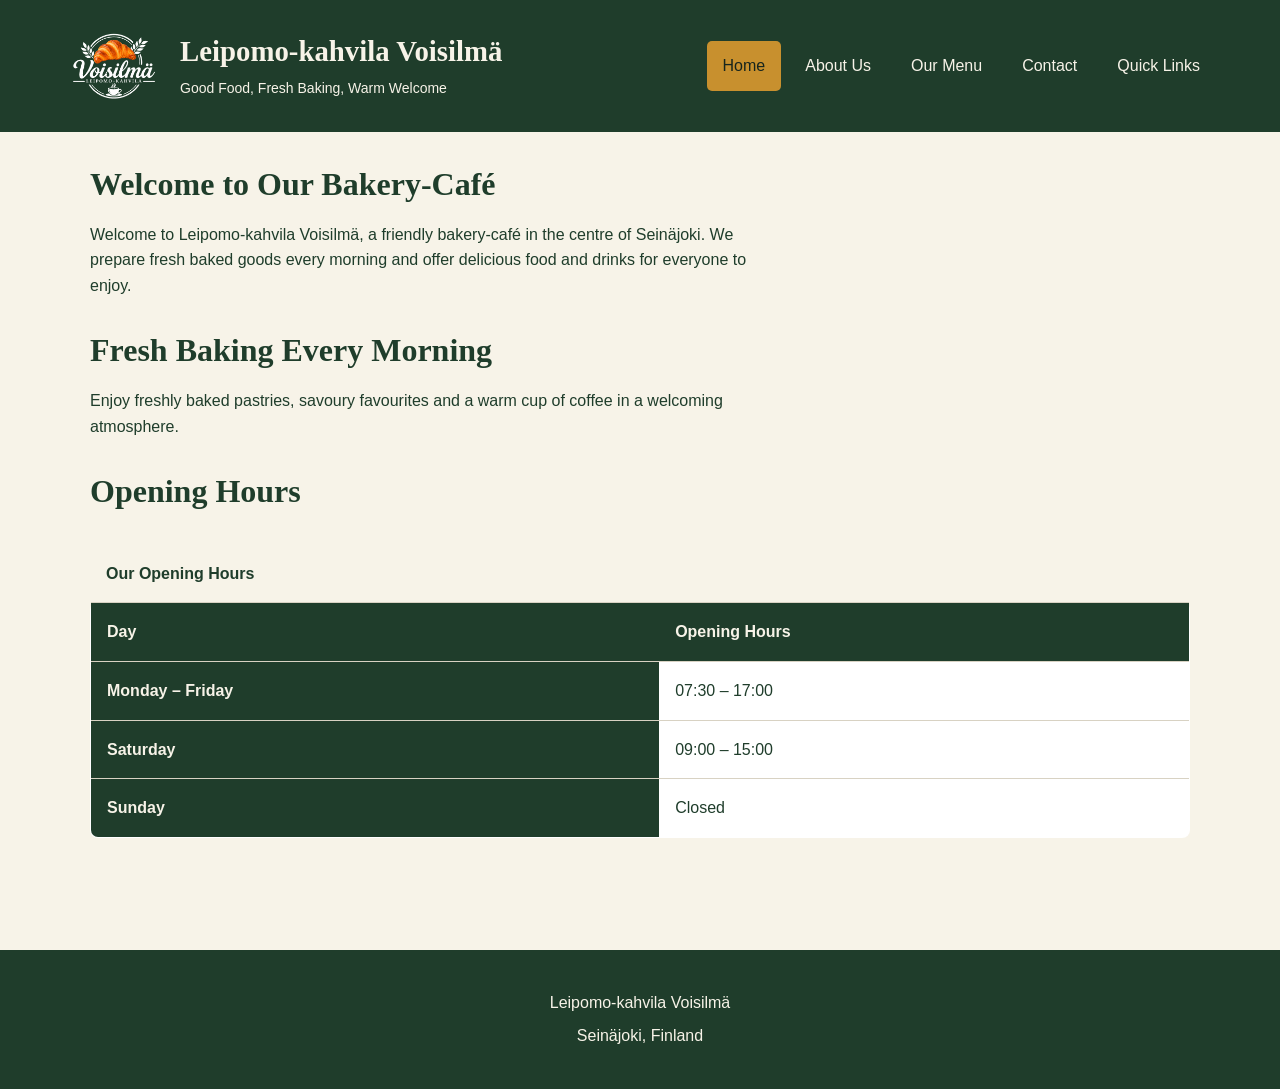
<file: index.html>
<!DOCTYPE html>
<html lang="en">

<head>
    <meta charset="UTF-8">
    <meta name="viewport" content="width=device-width, initial-scale=1.0">
    <meta name="description" content="Welcome to Leipomo-kahvila Voisilmä bakery-café in Seinäjoki.">
    <title>Home | Leipomo-kahvila Voisilmä</title>

    <link rel="stylesheet" href="style.css">
</head>

<body>

    <header>
    <div class="brand">
        <img src="images/voisilma-logo.png"
             alt="Voisilmä bakery-café logo">

       <div class="brand-text">
            <h1>Leipomo-kahvila Voisilmä</h1>
            <p>Good Food, Fresh Baking, Warm Welcome</p>
        </div>
    </div>

    <nav aria-label="Main navigation">
            <ul>
                <li><a href="index.html" aria-current="page">Home</a></li>
                <li><a href="about.html">About Us</a></li>
                <li><a href="listing.html">Our Menu</a></li>
                <li><a href="contact.html">Contact</a></li>
                <li class="quick-links">
                    <button type="button" popovertarget="quick-links-menu">
                        Quick Links
                    </button>
                    <ul id="quick-links-menu" popover>
                        <li><a href="listing.html">View Our Menu</a></li>
                        <li><a href="contact.html">Order a cake</a></li>
                        <li><a href="about.html">About Our Bakery</a></li>
                    </ul>
                </li>
            </ul>
        </nav>
    </header>

    <main>

        <h2>Welcome to Our Bakery-Café</h2>

        <p>Welcome to Leipomo-kahvila Voisilmä, a friendly bakery-café in the centre of Seinäjoki. We prepare fresh baked goods every morning
            and offer delicious food and drinks for everyone to enjoy.</p>

        <h2>Fresh Baking Every Morning</h2>

        <p>Enjoy freshly baked pastries, savoury favourites and a warm cup of coffee in a welcoming atmosphere.</p>

        <h2>Opening Hours</h2>

        <table>
            <caption>Our Opening Hours</caption>
            <thead>
                <tr>
                    <th scope="col">Day</th>
                    <th scope="col">Opening Hours</th>
                </tr>
            </thead>
            <tbody>
                <tr>
                    <th scope="row">Monday – Friday</th>
                    <td>07:30 – 17:00</td>
                </tr>
                <tr>
                    <th scope="row">Saturday</th>
                    <td>09:00 – 15:00</td>
                </tr>
                <tr>
                    <th scope="row">Sunday</th>
                    <td>Closed</td>
                </tr>
            </tbody>
        </table>

    </main>

    <footer>
        <p>Leipomo-kahvila Voisilmä</p>
        <p>Seinäjoki, Finland</p>
    </footer>

</body>
</html>
</file>
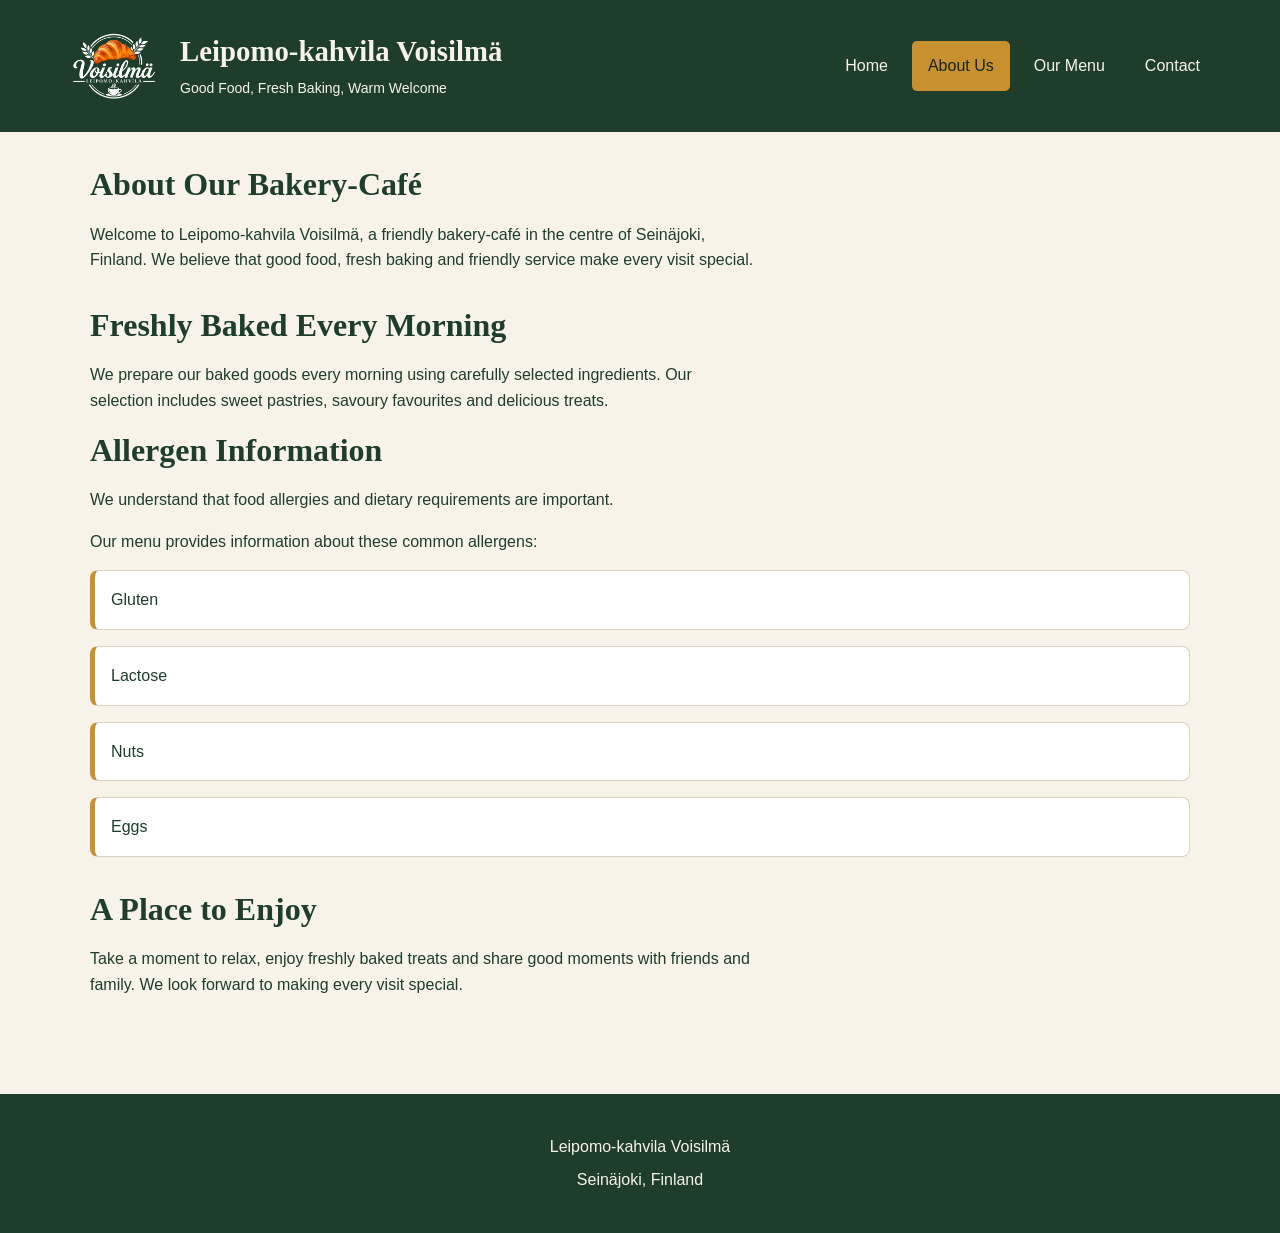
<file: about.html>
<!DOCTYPE html>
<html lang="en">

<head>
    <meta charset="UTF-8">
    <meta name="viewport" content="width=device-width, initial-scale=1.0">
    <meta name="description" content="Learn about Leipomo-kahvila Voisilmä and our bakery-café in Seinäjoki.">
    <title>About Us | Leipomo-kahvila Voisilmä</title>

    <link rel="stylesheet" href="style.css">
</head>

<body>

    <header>
        <div class="brand">
            <img src="images/voisilma-logo.png"
                 alt="Voisilmä bakery-café logo">

            <div class="brand-text">
                <h1>Leipomo-kahvila Voisilmä</h1>
                <p>Good Food, Fresh Baking, Warm Welcome</p>
            </div>
        </div>

        <nav aria-label="Main navigation">
            <ul>
                <li><a href="index.html">Home</a></li>
                <li><a href="about.html" aria-current="page">About Us</a></li>
                <li><a href="listing.html">Our Menu</a></li>
                <li><a href="contact.html">Contact</a></li>
            </ul>
        </nav>
    </header>

    <main>

        <h2>About Our Bakery-Café</h2>

        <p>Welcome to Leipomo-kahvila Voisilmä, a friendly bakery-café in the centre of Seinäjoki, Finland.
            We believe that good food, fresh baking and friendly service make every visit special.
        </p>

        <h2>Freshly Baked Every Morning</h2>

        <p>We prepare our baked goods every morning using carefully selected ingredients.
            Our selection includes sweet pastries, savoury favourites and delicious treats.
        </p>

        <aside>
            <h2>Allergen Information</h2>

            <p>We understand that food allergies and dietary requirements are important.</p>
            <p>Our menu provides information about these common allergens:</p>

            <ul>
                <li>Gluten</li>
                <li>Lactose</li>
                <li>Nuts</li>
                <li>Eggs</li>
            </ul>
        </aside>

        <h2>A Place to Enjoy</h2>

        <p>Take a moment to relax, enjoy freshly baked treats and share good moments with friends and family. We look forward to making every visit special.</p>

    </main>

    <footer>
        <p>Leipomo-kahvila Voisilmä</p>
        <p>Seinäjoki, Finland</p>
    </footer>

</body>
</html>
</file>
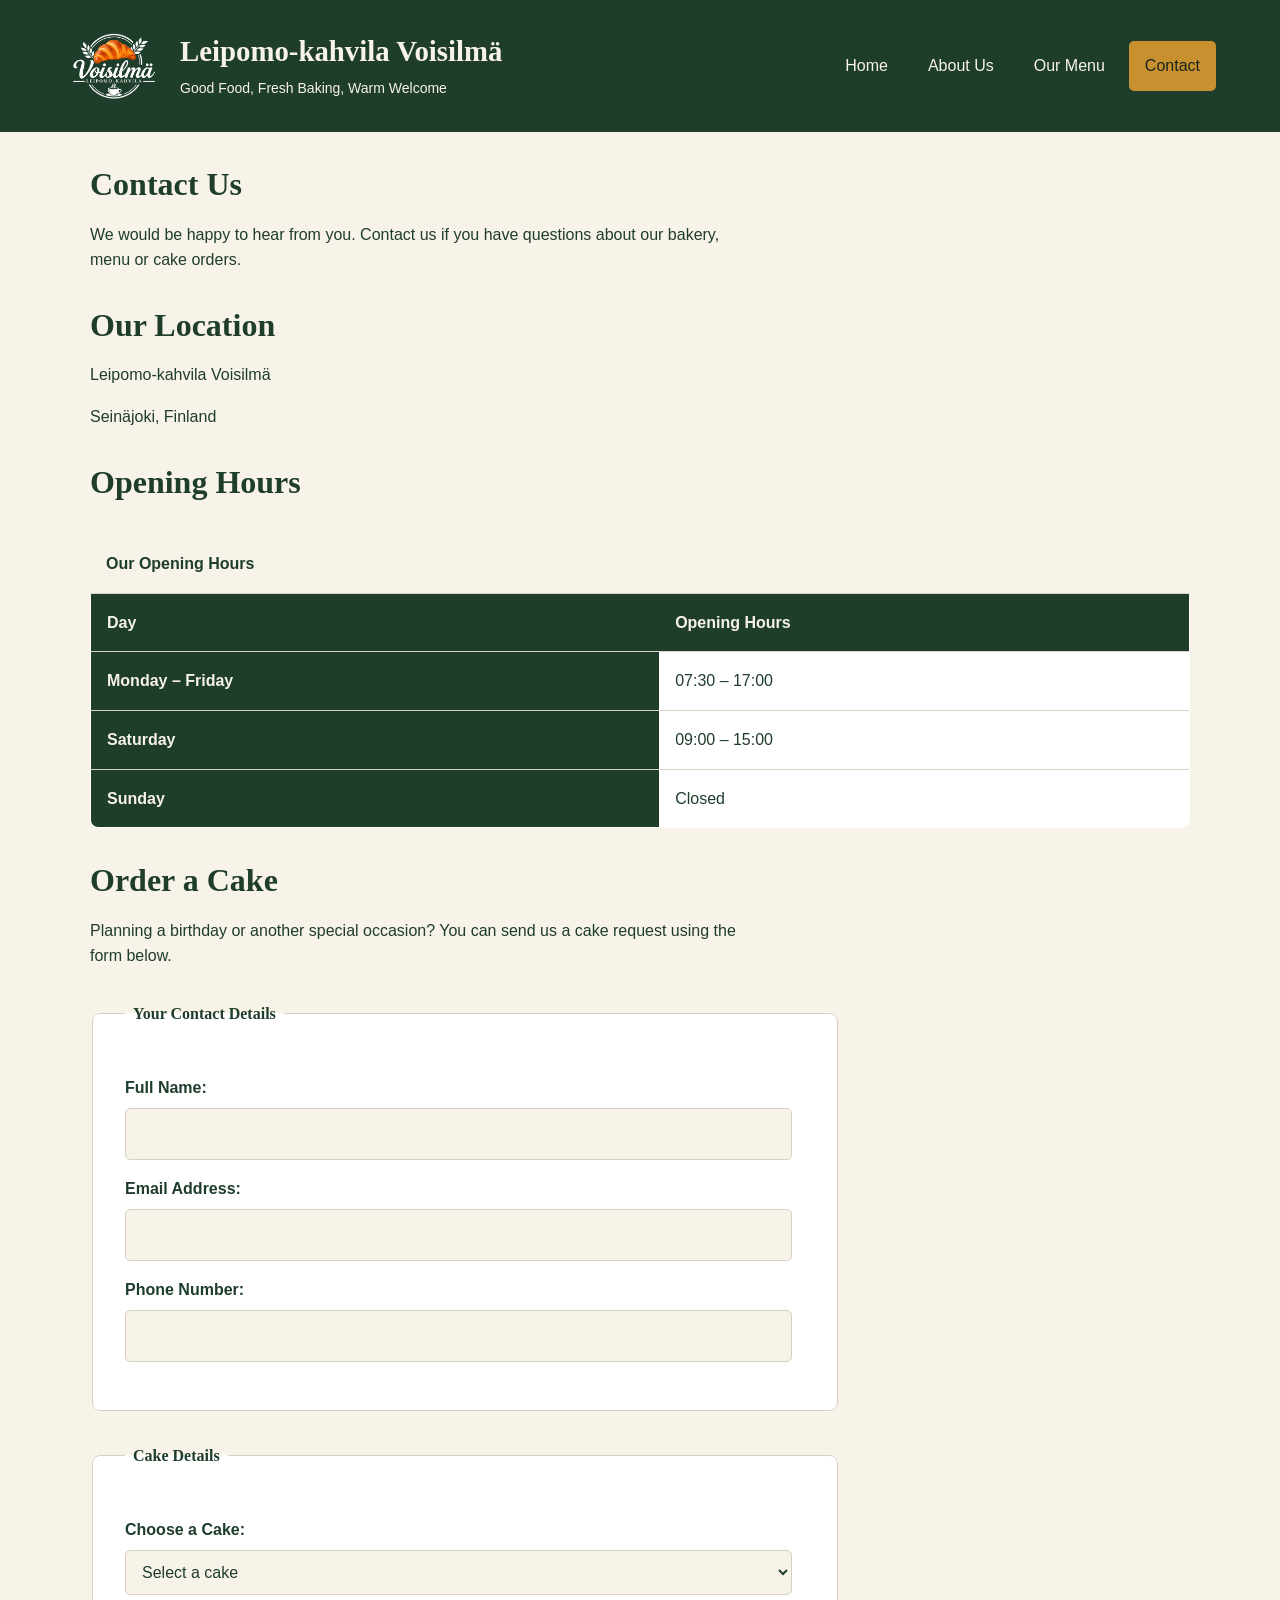
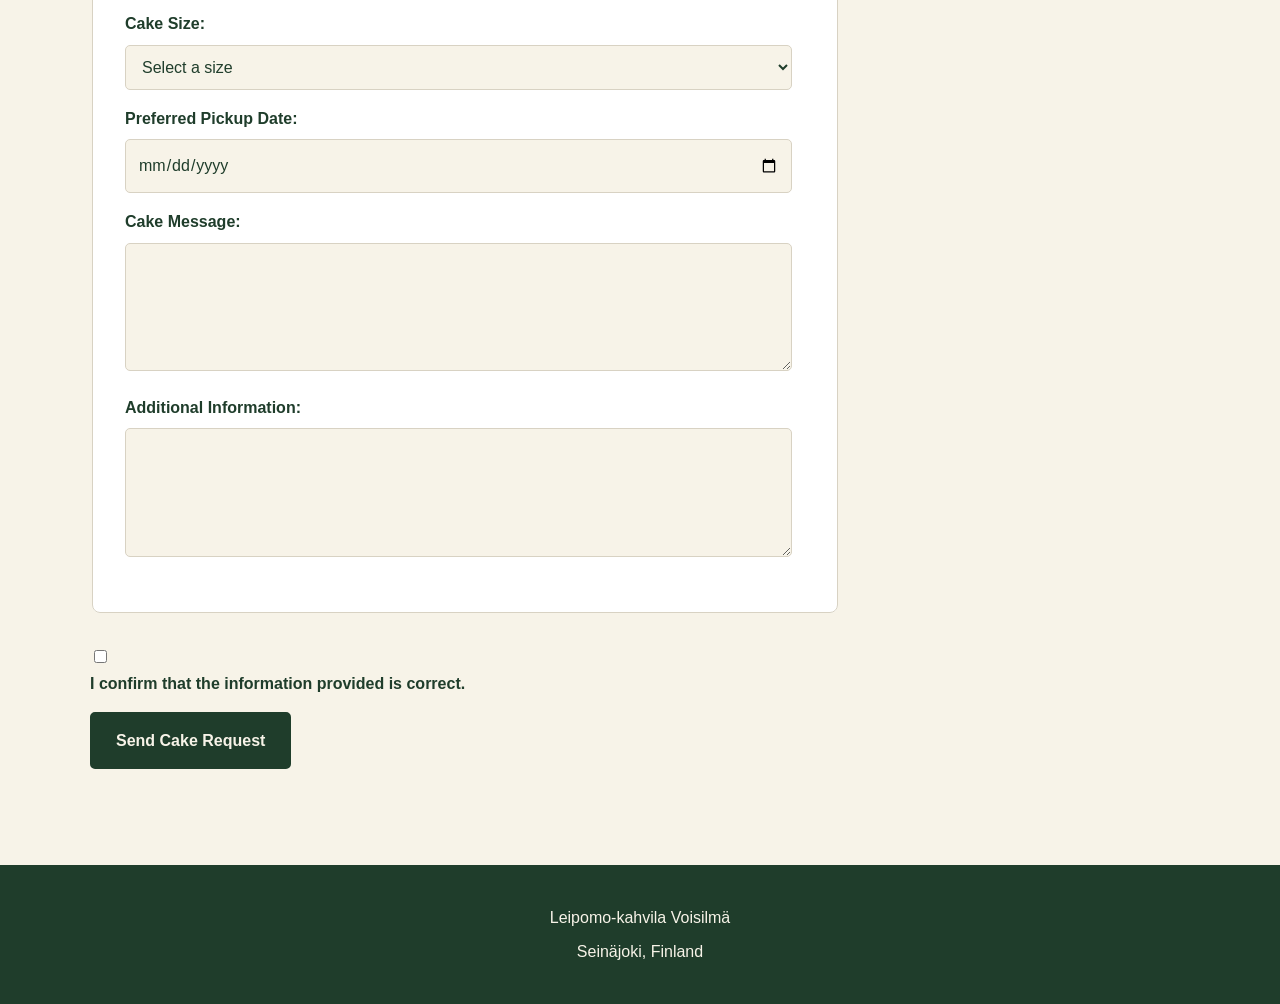
<file: contact.html>
<!DOCTYPE html>
<html lang="en">

<head>
    <meta charset="UTF-8">
    <meta name="viewport" content="width=device-width, initial-scale=1.0">
    <meta name="description" content="Contact Leipomo-kahvila Voisilmä in Seinäjoki and request a cake order.">
    <title>Contact | Leipomo-kahvila Voisilmä</title>
    <link rel="stylesheet" href="style.css">
    <script src="app.js" defer></script>
</head>

<body>

    <header>
        <div class="brand">
            <img src="images/voisilma-logo.png"
                 alt="Voisilmä bakery-café logo">

            <div class="brand-text">
                <h1>Leipomo-kahvila Voisilmä</h1>
                <p>Good Food, Fresh Baking, Warm Welcome</p>
            </div>
        </div>

        <nav aria-label="Main navigation">
            <ul>
                <li><a href="index.html">Home</a></li>
                <li><a href="about.html">About Us</a></li>
                <li><a href="listing.html">Our Menu</a></li>
                <li><a href="contact.html" aria-current="page">Contact</a></li>
            </ul>
        </nav>
    </header>

    <main>

        <h2>Contact Us</h2>

        <p>We would be happy to hear from you. Contact us if you have questions about our bakery, menu or cake orders.</p>

        <h2>Our Location</h2>

        <p>Leipomo-kahvila Voisilmä</p>
        <p>Seinäjoki, Finland</p>

        <h2>Opening Hours</h2>

        <table>
            <caption>Our Opening Hours</caption>
            <thead>
                <tr>
                    <th scope="col">Day</th>
                    <th scope="col">Opening Hours</th>
                </tr>
            </thead>
            <tbody>
                <tr>
                    <th scope="row">Monday – Friday</th>
                    <td>07:30 – 17:00</td>
                </tr>
                <tr>
                    <th scope="row">Saturday</th>
                    <td>09:00 – 15:00</td>
                </tr>
                <tr>
                    <th scope="row">Sunday</th>
                    <td>Closed</td>
                </tr>
            </tbody>
        </table>

        <h2>Order a Cake</h2>

        <p>Planning a birthday or another special occasion? You can send us a cake request using the form below.</p>

        <form id="cake-request-form" action="#" method="post" novalidate>

            <fieldset>
                <legend>Your Contact Details</legend>

                <p>
                    <label for="customer-name">Full Name:</label>
                    <input type="text"
                    id="customer-name"
                    name="customer-name"
                    autocomplete="name"
                    required
                    aria-describedby="customer-name-error">
                    <span id="customer-name-error" class="error-message"></span>
                </p>

                <p>
                    <label for="email">Email Address:</label>
                    <input type="email"
                    id="email"
                    name="email"
                    autocomplete="email"
                    required
                    aria-describedby="email-error">
                    <span id="email-error" class="error-message"></span>

                </p>

                <p>
                    <label for="phone">Phone Number:</label>
                    <input type="tel"
                     id="phone"
                      name="phone"
                        autocomplete="tel"
                       required
                       aria-describedby="phone-error">
                    <span id="phone-error" class="error-message"></span>
                </p>
            </fieldset>

            <fieldset>
                <legend>Cake Details</legend>

                <p>
                    <label for="cake-type">Choose a Cake:</label>
                    <select id="cake-type"
                    name="cake-type"
                    required
                    aria-describedby="cake-type-error">
                        <option value="">Select a cake</option>
                        <option value="chocolate">Chocolate Cake</option>
                        <option value="strawberry">Strawberry Cake</option>
                        <option value="cheesecake">Cheesecake</option>
                        <option value="custom">Custom Cake</option>
                    </select>
                    <span id="cake-type-error" class="error-message"></span>
                </p>

                <p>
                    <label for="cake-size">Cake Size:</label>
                    <select id="cake-size"
                    name="cake-size"
                    required
                    aria-describedby="cake-size-error">
                        <option value="">Select a size</option>
                        <option value="small">Small (4–6 people)</option>
                        <option value="medium">Medium (8–12 people)</option>
                        <option value="large">Large (15–20 people)</option>
                    </select>
                    <span id="cake-size-error" class="error-message"></span>
                </p>

                <p>
                    <label for="pickup-date">Preferred Pickup Date:</label>
                    <input type="date"
                     id="pickup-date"
                     name="pickup-date"
                     required
                     aria-describedby="pickup-date-error">
                    <span id="pickup-date-error" class="error-message"></span>
                </p>

                <p>
                    <label for="cake-message">Cake Message:</label>
                    <textarea id="cake-message"
                     name="cake-message"
                     rows="4"
                     aria-describedby="cake-message-error"></textarea>
                    <span id="cake-message-error" class="error-message"></span>
                </p>

                <p>
                    <label for="additional-info">Additional Information:</label>
                    <textarea id="additional-info"
                     name="additional-info"
                     rows="4"
                     aria-describedby="additional-info-error"></textarea>
                    <span id="additional-info-error" class="error-message"></span>
                </p>
            </fieldset>

            <p>
                <input type="checkbox"
                id="confirm-details"
                 name="confirm-details"
                 required
                 aria-describedby="confirm-details-error">
                <label for="confirm-details">
                 I confirm that the information provided is correct.
                </label>
                <span id="confirm-details-error" class="error-message"></span>
            </p>
            <p id="form-status" role="status" aria-live="polite"></p>
            <p>
                <button type="submit">Send Cake Request</button>
            </p>

        </form>

    </main>

    <footer>
        <p>Leipomo-kahvila Voisilmä</p>
        <p>Seinäjoki, Finland</p>
    </footer>

</body>
</html>
</file>
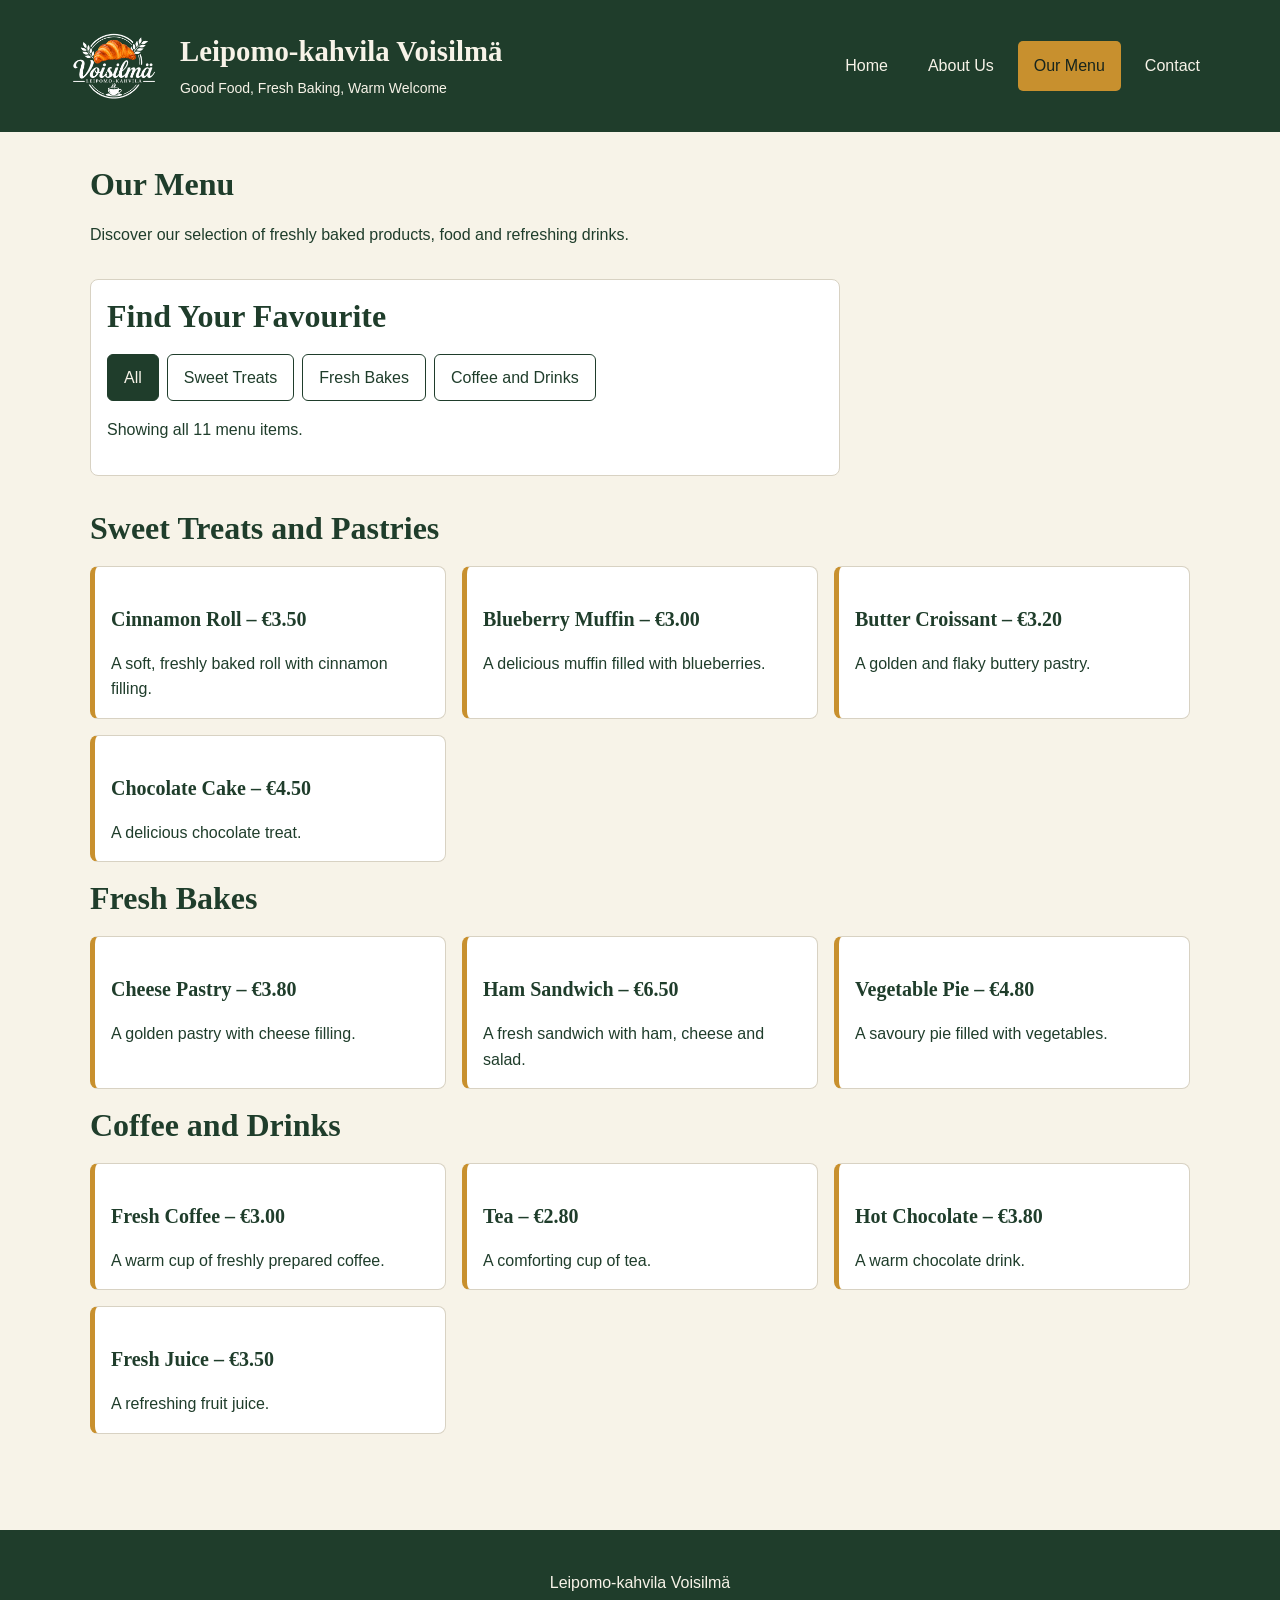
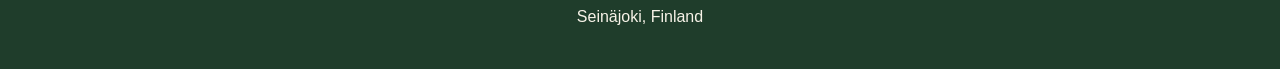
<file: listing.html>
<!DOCTYPE html>
<html lang="en">

<head>
    <meta charset="UTF-8">
    <meta name="viewport" content="width=device-width, initial-scale=1.0">
    <meta name="description" content="Explore the menu at Leipomo-kahvila Voisilmä.">

    <link rel="stylesheet" href="style.css">
    <script src="app.js" defer></script>

    <title>Our Menu | Leipomo-kahvila Voisilmä</title>
</head>

<body>

    <header>
        <div class="brand">
            <img src="images/voisilma-logo.png"
                 alt="Voisilmä bakery-café logo">

            <div class="brand-text">
                <h1>Leipomo-kahvila Voisilmä</h1>
                <p>Good Food, Fresh Baking, Warm Welcome</p>
            </div>
        </div>

        <nav aria-label="Main navigation">
            <ul>
                <li><a href="index.html">Home</a></li>
                <li><a href="about.html">About Us</a></li>
                <li><a href="listing.html" aria-current="page">Our Menu</a></li>
                <li><a href="contact.html">Contact</a></li>
            </ul>
        </nav>
    </header>

    <main>

        <h2>Our Menu</h2>

        <p>
            Discover our selection of freshly baked products,
            food and refreshing drinks.
        </p>
        <search class="menu-search">

            <h2>Find Your Favourite</h2>

            <div class="filter-buttons">

                <button type="button"
                        data-filter="all"
                        aria-pressed="true">
                    All
                </button>

                <button type="button"
                        data-filter="sweet"
                        aria-pressed="false">
                    Sweet Treats
                </button>

                <button type="button"
                        data-filter="fresh"
                        aria-pressed="false">
                    Fresh Bakes
                </button>

                <button type="button"
                        data-filter="drinks"
                        aria-pressed="false">
                    Coffee and Drinks
                </button>

            </div>

            <p id="menu-status" role="status" aria-live="polite">
                Showing all 11 menu items.
            </p>

        </search>
        <section class="menu-section">

            <h2>Sweet Treats and Pastries</h2>

            <ul class="menu-grid">

                <li data-category="sweet">
                    <p>
                        <strong>Cinnamon Roll</strong> –
                        <span class="price">€3.50</span>
                    </p>
                    <p>A soft, freshly baked roll with cinnamon filling.</p>
                </li>

                <li data-category="sweet">
                    <p>
                        <strong>Blueberry Muffin</strong> –
                        <span class="price">€3.00</span>
                    </p>
                    <p>A delicious muffin filled with blueberries.</p>
                </li>

                <li data-category="sweet">
                    <p>
                        <strong>Butter Croissant</strong> –
                        <span class="price">€3.20</span>
                    </p>
                    <p>A golden and flaky buttery pastry.</p>
                </li>

                <li data-category="sweet">
                    <p>
                        <strong>Chocolate Cake</strong> –
                        <span class="price">€4.50</span>
                    </p>
                    <p>A delicious chocolate treat.</p>
                </li>

            </ul>

        </section>
        <section class="menu-section">

            <h2>Fresh Bakes</h2>

            <ul class="menu-grid">

                <li data-category="fresh">
                    <p>
                        <strong>Cheese Pastry</strong> –
                        <span class="price">€3.80</span>
                    </p>
                    <p>A golden pastry with cheese filling.</p>
                </li>

                <li data-category="fresh">
                    <p>
                        <strong>Ham Sandwich</strong> –
                        <span class="price">€6.50</span>
                    </p>
                    <p>A fresh sandwich with ham, cheese and salad.</p>
                </li>

                <li data-category="fresh">
                    <p>
                        <strong>Vegetable Pie</strong> –
                        <span class="price">€4.80</span>
                    </p>
                    <p>A savoury pie filled with vegetables.</p>
                </li>

            </ul>

        </section>
        <section class="menu-section">

            <h2>Coffee and Drinks</h2>

            <ul class="menu-grid">

                <li data-category="drinks">
                    <p>
                        <strong>Fresh Coffee</strong> –
                        <span class="price">€3.00</span>
                    </p>
                    <p>A warm cup of freshly prepared coffee.</p>
                </li>

                <li data-category="drinks">
                    <p>
                        <strong>Tea</strong> –
                        <span class="price">€2.80</span>
                    </p>
                    <p>A comforting cup of tea.</p>
                </li>

                <li data-category="drinks">
                    <p>
                        <strong>Hot Chocolate</strong> –
                        <span class="price">€3.80</span>
                    </p>
                    <p>A warm chocolate drink.</p>
                </li>

                <li data-category="drinks">
                    <p>
                        <strong>Fresh Juice</strong> –
                        <span class="price">€3.50</span>
                    </p>
                    <p>A refreshing fruit juice.</p>
                </li>

            </ul>

        </section>

    </main>

    <footer>
        <p>Leipomo-kahvila Voisilmä</p>
        <p>Seinäjoki, Finland</p>
    </footer>

</body>
</html>
</file>
<file: style.css>
/******Main Design ***/

:root {
    /* Customer  demand colours */
    --color-forest: #1F3D2B;
    --color-cream: #F7F3E8;
    --color-mustard: #C8902E;

    /* Additional colours */
    --color-white: #FFFFFF;
    --color-border: #D8D2C3;

    /* Fonts */
    --font-heading: Georgia, serif;
    --font-body: Arial, sans-serif;

    /* Font sizes */
    --text-small: 0.875rem;
    --text-normal: 1rem;
    --text-large: 1.25rem;

    /* Spacing */
    --space-small: 0.5rem;
    --space-medium: 1rem;
    --space-large: 2rem;
    --space-extra-large: 3rem;

    /* Layout */
    --content-width: 1100px;
}

/* ****Website Style***/

* {
    box-sizing: border-box;
}

body {
    margin: 0;
    padding: 0;

    font-family: var(--font-body);
    font-size: var(--text-normal);
    line-height: 1.6;

    color: var(--color-forest);
    background-color: var(--color-cream);
}

h1,
h2,
h3 {
    font-family: var(--font-heading);
    line-height: 1.3;
}

h1 {
    font-size: clamp(2rem, 6vw, 3.5rem);
}

h2 {
    font-size: 2rem;
}

h3 {
    font-size: 1.4rem;
}

p {
    margin-bottom: var(--space-medium);
}

main {
    width: min(90%, var(--content-width));
    margin: 0 auto;
    padding: var(--space-large) 0;
}

img {
    max-width: 100%;
    height: auto;
}

table {
    width: 100%;
    border-collapse: collapse;
}

th,
td {
    padding: var(--space-medium);
    text-align: left;
}



header {
    background-color: var(--color-forest);
    color: var(--color-cream);
    text-align: center;
    padding: var(--space-large) 1rem;
}

header h1 {
    margin: 0;
    color: var(--color-cream);
}

header p {
    margin: var(--space-small) 0 var(--space-large);
}

/* Navigation */

nav > ul {
    display: flex;
    justify-content: center;
    align-items: center;
    flex-wrap: wrap;
    gap: var(--space-small);

    list-style: none;
    padding: 0;
    margin: 0;
}

nav a {
    display: block;
    padding: 0.75rem 1rem;

    color: var(--color-cream);
    text-decoration: none;
    border-radius: 5px;
}

nav a:hover,
nav a[aria-current="page"] {
    background-color: var(--color-mustard);
    color: #17251D;
}

nav a:focus-visible {
    outline: 3px solid var(--color-cream);
    outline-offset: 4px;
}

/* Quick Links popover */
.quick-links {
    position: relative;
}

.quick-links button {
    color: var(--color-cream);
    background-color: transparent;
    border: none;
    padding: 0.75rem 1rem;
    font: inherit;
    cursor: pointer;
    border-radius: 5px;
}

.quick-links button:hover {
    background-color: var(--color-mustard);
    color: #17251D;
}

.quick-links button:focus-visible {
    outline: 3px solid var(--color-cream);
    outline-offset: 4px;
}

#quick-links-menu {
    position: fixed;
    inset: auto;
    top: 125px;
    right: 5%;
    min-width: 190px;
    padding: 0.5rem;
    margin: 0;
    background-color: var(--color-forest);
    border: 1px solid var(--color-cream);
    border-radius: 6px;
    list-style: none;
}

#quick-links-menu li {
    display: block;
    width: 100%;
    margin: 0;
}

#quick-links-menu a {
    display: block;
    width: 100%;
    padding: 0.75rem;
    color: var(--color-cream);
    text-decoration: none;
    text-align: left;
}



/****Main Content***/

main h2 {
    color: var(--color-forest);
    margin-top: var(--space-large);
    margin-bottom: var(--space-medium);
}

main h2:first-child {
    margin-top: 0;
}

main p {
    max-width: 75ch;
}

/***Tables***/

table {
    margin: var(--space-large) 0;
    background-color: var(--color-white);
    border: 1px solid var(--color-border);
    border-radius: 8px;
    overflow: hidden;
}

caption {
    font-weight: bold;
    text-align: left;
    padding: var(--space-medium);
}

th {
    background-color: var(--color-forest);
    color: var(--color-cream);
}

td,
th {
    border-bottom: 1px solid var(--color-border);
}

/* ***Footer***/

footer {
    background-color: var(--color-forest);
    color: var(--color-cream);
    text-align: center;
    padding: var(--space-large) 1rem;
    margin-top: var(--space-extra-large);
}

footer p {
    margin: var(--space-small) 0;
}


main ul {
    list-style: none;
    padding: 0;
}

main ul li {
    background-color: var(--color-white);
    border: 1px solid var(--color-border);
    border-left: 5px solid var(--color-mustard);
    border-radius: 8px;

    padding: var(--space-medium);
    margin-bottom: var(--space-medium);
}

main ul li p:first-child {
    font-family: var(--font-heading);
    font-size: var(--text-large);
    font-weight: bold;
    color: var(--color-forest);
    margin-bottom: var(--space-small);
}

main ul li p:last-child {
    margin-bottom: 0;
}

/****Cake Order Form***/

form {
    max-width: 750px;
    margin-top: var(--space-large);
}

fieldset {
    border: 1px solid var(--color-border);
    border-radius: 8px;
    padding: var(--space-large);
    margin-bottom: var(--space-large);
    background-color: var(--color-white);
}

legend {
    font-family: var(--font-heading);
    font-weight: bold;
    color: var(--color-forest);
    padding: 0 var(--space-small);
}

form p {
    margin-bottom: var(--space-medium);
}

label {
    display: block;
    font-weight: bold;
    margin-bottom: var(--space-small);
}

input,
select,
textarea {
    width: 100%;
    padding: 0.75rem;
    font: inherit;
    color: var(--color-forest);
    background-color: var(--color-cream);
    border: 1px solid var(--color-border);
    border-radius: 5px;
}

input[type="checkbox"] {
    width: auto;
    margin-right: var(--space-small);
}

form button {
    padding: 0.85rem 1.5rem;
    font: inherit;
    font-weight: bold;
    color: var(--color-cream);
    background-color: var(--color-forest);
    border: 2px solid var(--color-forest);
    border-radius: 5px;
    cursor: pointer;
}
form button:hover {
    background-color: var(--color-mustard);
    color: #17251D;
    border-color: var(--color-mustard);
}

header {
    display: flex;
    justify-content: space-between;
    align-items: center;
    flex-wrap: wrap;
    gap: 1rem;

    padding: 1rem 5%;
    text-align: left;
}

.brand {
    display: flex;
    align-items: center;
    gap: 1rem;
}

.brand img {
    width: 100px;
    height: 100px;
    object-fit: contain;
}

.brand-text h1 {
    font-size: 1.8rem;
    margin: 0;
}

.brand-text p {
    font-size: var(--text-small);
    margin: 0.4rem 0 0;
}

header nav {
    margin-left: auto;
}


.menu-grid {
    display: grid;
    grid-template-columns: repeat(auto-fit, minmax(min(100%, 280px), 1fr));
    gap: var(--space-medium);
}

.menu-grid li {
    margin-bottom: 0;
}

.allergen-filter {
    background-color: var(--color-white);
    padding: var(--space-medium);
    border: 1px solid var(--color-border);
    border-radius: 8px;
    margin-bottom: var(--space-large);
}

.allergen-filter fieldset {
    border: 1px solid var(--color-border);
    border-radius: 6px;
    padding: var(--space-medium);
    display: flex;
    flex-wrap: wrap;
    gap: 1rem;
}

.allergen-filter legend {
    font-weight: bold;
    padding: 0 0.5rem;
}

.allergen-filter label {
    display: flex;
    align-items: center;
    gap: 0.4rem;
    cursor: pointer;
}

.allergen-filter input[type="checkbox"] {
    accent-color: var(--color-forest);
    width: 16px;
    height: 16px;
}

/*  Mobile design*/

@media (max-width: 600px) {

    /* Header */

    header {
        flex-direction: column;
        align-items: stretch;
        text-align: center;
        padding: 1rem 0.75rem;
    }


    .brand {
        flex-direction: row;
        align-items: center;
        justify-content: center;
        text-align: left;
        gap: 0.6rem;
    }

    .brand img {
        width: 65px;
        height: 65px;
        flex-shrink: 0;
    }

    .brand-text h1 {
        font-size: 1.2rem;
    }

    .brand-text p {
        font-size: 0.75rem;
        margin-top: 0.25rem;
    }

    /* Navigation menu */

    header nav {
        width: 100%;
        margin-left: 0;
    }

    nav > ul {
        flex-direction: row;
        justify-content: center;
        align-items: center;
        flex-wrap: wrap;
        gap: 0.25rem;
    }

    nav li {
        width: auto;
    }

    nav a {
        padding: 0.55rem 0.65rem;
        font-size: 0.85rem;
        text-align: center;
    }
    /* Main content */
    h2 {
        font-size: 1.6rem;
    }

    main {
        width: 92%;
        padding: var(--space-medium) 0;
    }

    /* Forms */

    fieldset {
        padding: var(--space-medium);
    }

    /* Tables */

    th,
    td {
        padding: 0.6rem 0.4rem;
        font-size: 0.9rem;
    }
}

/*Dark Mode*/

@media (prefers-color-scheme: dark) {

    body {
        background-color: #17251D;
        color: #F7F3E8;
    }

    header,
    footer {
        background-color: #1F3D2B;
        color: #FFFFFF;
    }

    header h1,
    header p {
        color: #FFFFFF;
    }

    main h2,
      main p,
     main li,
     label,
     legend,
     caption {
     color: #F7F3E8;
    }
    main ul li,
    table,
    fieldset {
        background-color: #263B30;
        color: #F7F3E8;
        border-color: #A6B5A9;
    }

    th {
        background-color: #1F3D2B;
        color: #FFFFFF;
    }

    td {
        color: #F7F3E8;
    }

    input,
    select,
    textarea {
        background-color: #263B30;
        color: #FFFFFF;
        border-color: #A6B5A9;
    }

    nav a:hover,
    nav a[aria-current="page"] {
        background-color: #C8902E;
        color: #17251D;
    }

     .allergen-filter {
       background-color: #263B30;
      border-color: #A6B5A9;
    }

      .allergen-filter fieldset {
     background-color: #263B30;
     border-color: #A6B5A9;
    }

       .allergen-filter legend,
        .allergen-filter label {
         color: #F7F3E8;
    }
     main .menu-grid li p:first-child {
     color: #F7F3E8;
    }

}

.menu-search {
    max-width: 750px;
    margin: var(--space-large) 0;
    padding: var(--space-medium);
    background-color: var(--color-white);
    border: 1px solid var(--color-border);
    border-radius: 8px;
}

.filter-buttons {
    display: flex;
    flex-wrap: wrap;
    gap: var(--space-small);
    margin: var(--space-medium) 0;
}

.filter-buttons button {
    padding: 10px 16px;
    border: 1px solid var(--color-forest);
    border-radius: 6px;
    background-color: var(--color-white);
    color: var(--color-forest);
    cursor: pointer;
    font: inherit;
}

.filter-buttons button[aria-pressed="true"] {
    background-color: var(--color-forest);
    color: var(--color-cream);
}

.filter-buttons button:hover {
    background-color: var(--color-mustard);
    color: #17251D;
}

.filter-buttons button:focus-visible {
    outline: 3px solid var(--color-mustard);
    outline-offset: 3px;
}
button:focus-visible {
    outline: 3px solid var(--color-mustard);
    outline-offset: 4px;
}

@media (prefers-color-scheme: dark) {

    .menu-search {
        background-color: #263B30;
        border-color: #A6B5A9;
    }

    .filter-buttons button {
        background-color: #263B30;
        color: #F7F3E8;
        border-color: #A6B5A9;
    }
    .filter-buttons button[aria-pressed="true"] {
        background-color: #C8902E;
        color: #17251D;
        border-color: #C8902E;
    }
    .filter-buttons button:hover {
        background-color: #C8902E;
        color: #17251D;
    }
}
</file>
